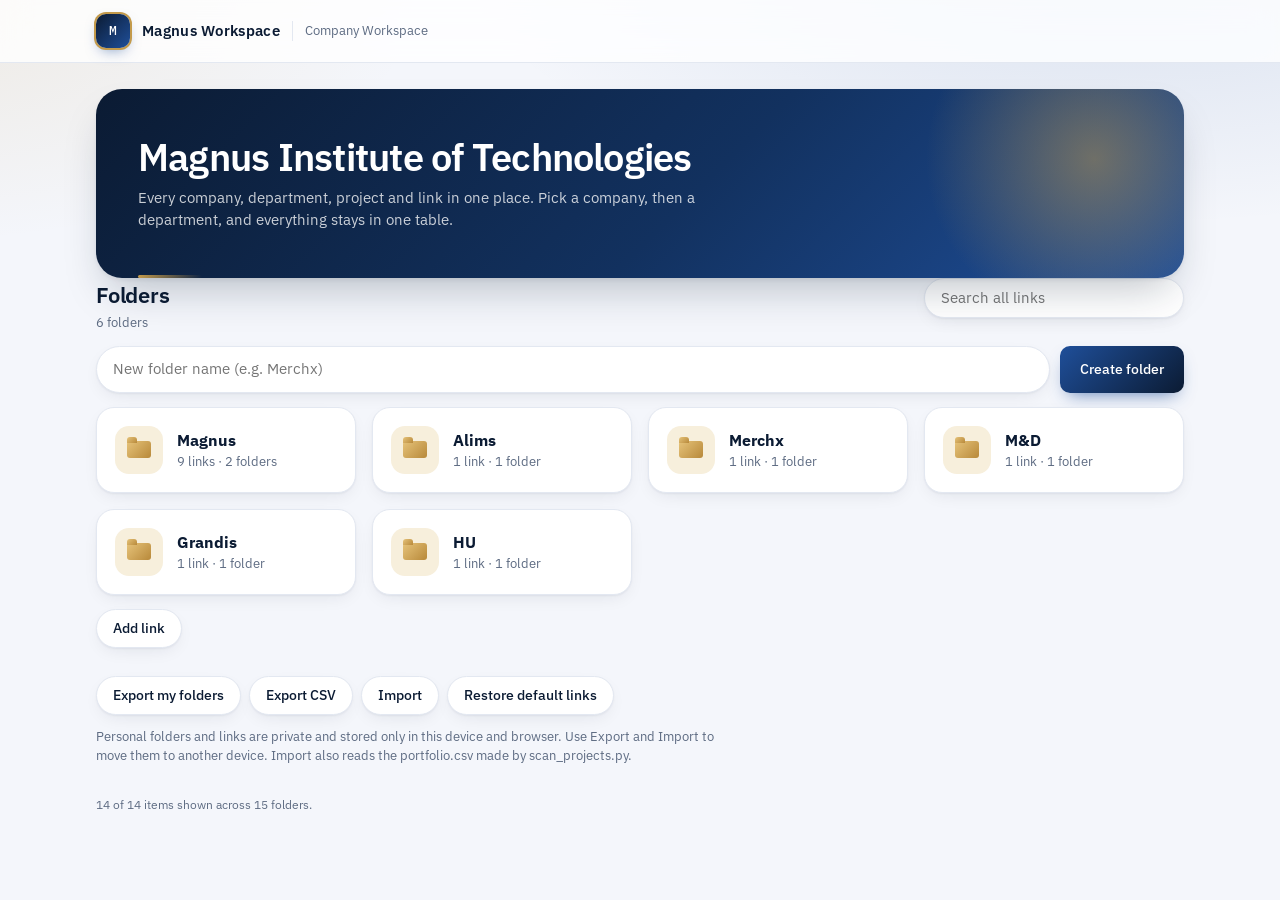
<file: index.html>
<!doctype html><html><head><meta name="viewport" content="width=device-width, initial-scale=1, viewport-fit=cover"><meta charset=utf8><meta name=viewport content="width=device-width,initial-scale=1,viewport-fit=cover"><style>:root{color-scheme:light;box-sizing:border-box;padding-top:env(safe-area-inset-top,0px);padding-bottom:env(safe-area-inset-bottom,0px)}html{scroll-padding-top:env(safe-area-inset-top,0px)}body{margin:0;padding:0;font:14px -apple-system,BlinkMacSystemFont,sans-serif;background:#fff;color:#000}img{max-width:100%}[hidden]:not([hidden=until-found i]){display:none!important}</style></head><body>
<title>Magnus Workspace</title>
<meta name="claude:viewport-fit-sides" content="cover">
<link rel="preconnect" href="https://fonts.googleapis.com">
<link rel="preconnect" href="https://fonts.gstatic.com" crossorigin>
<link rel="stylesheet" href="https://fonts.googleapis.com/css2?family=IBM+Plex+Mono:wght@400;500&family=IBM+Plex+Sans:wght@400;500;600&display=swap">
<link rel="stylesheet" href="styles.css">

<header class="top">
  <div class="wrap">
    <div class="mark" aria-hidden="true">M</div>
    <span class="brand">Magnus Workspace</span>
    <span class="tag">Company Workspace</span>
  </div>
</header>

<main class="wrap">
  <section class="hero">
    <h1>Magnus Institute of Technologies</h1>
    <p>Every company, department, project and link in one place. Pick a company, then a department, and everything stays in one table.</p>
  </section>

  <section aria-labelledby="folders-h">
    <div class="sec-head top-head">
      <div>
        <h2 id="folders-h">Folders</h2>
        <div class="fcount" id="folderCount"></div>
      </div>
      <input class="search" id="search" type="search" placeholder="Search all links" aria-label="Search all links" autocomplete="off">
    </div>
    <div id="storageWarn"></div>
    <nav class="crumbs" id="crumbs" aria-label="Folder path" hidden></nav>
    <form class="newfolder" id="newFolderForm" novalidate>
      <input id="newFolderName" type="text" maxlength="60" placeholder="New folder name (e.g. Merchx)" aria-label="New folder name" autocomplete="off">
      <button class="btn primary" type="submit" id="newFolderBtn">Create folder</button>
    </form>
    <div class="cards" id="cards"></div>
    <div id="panel"></div>
  </section>

  <section aria-labelledby="proj-h" id="projSec">
    <div id="linkbox"></div>
    <div class="tablebox" id="tablebox"></div>
    <div class="sec-head">
      <h2 id="proj-h">Links and projects</h2>
      <div class="row" id="folderTools"></div>
    </div>
    <div class="tools">
      <div class="row">
        <button class="btn" type="button" data-act="new-link" id="btnNewLink">Add link</button>
        <button class="btn primary" type="button" data-act="new-project" id="btnNewProject">Add project</button>
      </div>
    </div>
  </section>

  <div class="bottom-notes">
      <div class="row xfer">
        <button class="btn" type="button" data-act="export-json" id="btnExport">Export my folders</button>
        <button class="btn" type="button" data-act="export-csv" id="btnExportCsv">Export CSV</button>
        <button class="btn" type="button" data-act="import" id="btnImport">Import</button>
        <button class="btn" type="button" data-act="restore-links" id="btnRestore">Restore default links</button>
        <input type="file" id="importFile" accept=".json,.csv,application/json,text/csv" hidden>
      </div>
  <div id="exampleNote"></div>
  <p class="note">Personal folders and links are private and stored only in this device and browser. Use Export and Import to move them to another device. Import also reads the portfolio.csv made by scan_projects.py.</p>
  </div>

  <p class="foot" id="foot"></p>
</main>
<div id="toast-slot"></div>

<script src="links.js"></script>
<script src="app.js"></script>

</body></html>
</file>
<file: styles.css>
/* Layout: one header band, a short hero, a folder strip, then a single table that follows the selected folder. */
:root {
  --bg: #f2f5f9;
  --surface: #ffffff;
  --ink: #132033;
  --muted: #55667a;
  --line: #d8e0ea;
  --accent: #2b6cb0;
  --accent-ink: #ffffff;
  --accent-soft: #e2edf9;
  --ok: #1f7a4d;
  --ok-soft: #dff3e8;
  --warn: #8a5a00;
  --warn-soft: #fbecc8;
  --idea: #5b4bb0;
  --idea-soft: #e9e5fa;
  --danger: #b4352b;
  --danger-soft: #fbe3e0;
  --font-body: "IBM Plex Sans", system-ui, -apple-system, "Segoe UI", sans-serif;
  --font-mono: "IBM Plex Mono", ui-monospace, "SFMono-Regular", Menlo, Consolas, monospace;
}
@media (prefers-color-scheme: dark) {
  :root:not([data-theme="light"]) {
    --bg: #0d141c;
    --surface: #141e29;
    --ink: #e5ecf4;
    --muted: #8da0b4;
    --line: #243345;
    --accent: #6fa9e4;
    --accent-ink: #0a1520;
    --accent-soft: #1a2d44;
    --ok: #5cc98f;
    --ok-soft: #14301f;
    --warn: #e5b955;
    --warn-soft: #382c0f;
    --idea: #a99bf0;
    --idea-soft: #261f47;
    --danger: #f08a80;
    --danger-soft: #3b1a17;
    color-scheme: dark;
  }
}
:root[data-theme="dark"] {
  --bg: #0d141c;
  --surface: #141e29;
  --ink: #e5ecf4;
  --muted: #8da0b4;
  --line: #243345;
  --accent: #6fa9e4;
  --accent-ink: #0a1520;
  --accent-soft: #1a2d44;
  --ok: #5cc98f;
  --ok-soft: #14301f;
  --warn: #e5b955;
  --warn-soft: #382c0f;
  --idea: #a99bf0;
  --idea-soft: #261f47;
  --danger: #f08a80;
  --danger-soft: #3b1a17;
  color-scheme: dark;
}

* { box-sizing: border-box; }
body {
  background: var(--bg);
  color: var(--ink);
  font-family: var(--font-body);
  font-size: 15px;
  line-height: 1.5;
}
button, input, select, textarea { font: inherit; color: inherit; }
button { cursor: pointer; }
:focus-visible { outline: 2px solid var(--accent); outline-offset: 2px; }

.wrap {
  max-width: 1120px;
  margin: 0 auto;
  padding-left: max(16px, env(safe-area-inset-left, 0px));
  padding-right: max(16px, env(safe-area-inset-right, 0px));
}

/* header */
.top { background: var(--surface); border-bottom: 1px solid var(--line); }
.top .wrap { display: flex; align-items: center; gap: 12px; padding-block: 14px; }
.mark {
  width: 34px; height: 34px; border-radius: 6px; background: var(--accent); color: var(--accent-ink);
  display: grid; place-items: center; font-family: var(--font-mono); font-weight: 500; font-size: 13px; letter-spacing: -0.5px;
}
.brand { font-weight: 600; letter-spacing: 0.01em; }
.tag { color: var(--muted); font-size: 13px; padding-left: 12px; border-left: 1px solid var(--line); }

/* hero */
.hero { padding-block: 40px 22px; }
.hero h1 { margin: 0 0 8px; font-size: clamp(26px, 5vw, 38px); line-height: 1.15; font-weight: 600; letter-spacing: -0.02em; text-wrap: balance; }
.hero p { margin: 0; color: var(--muted); max-width: 62ch; }

/* sections */
.sec-head { display: flex; flex-wrap: wrap; align-items: center; justify-content: space-between; gap: 10px 16px; margin-bottom: 12px; }
.sec-head h2 { margin: 0; font-size: 13px; text-transform: uppercase; letter-spacing: 0.09em; color: var(--muted); font-weight: 600; }
.row { display: flex; flex-wrap: wrap; gap: 8px; align-items: center; }

.btn {
  border: 1px solid var(--line); background: var(--surface); border-radius: 6px; padding: 7px 13px; font-weight: 500; font-size: 14px;
}
.btn:hover { border-color: var(--accent); }
.btn.primary { background: var(--accent); border-color: var(--accent); color: var(--accent-ink); }
.btn.primary:hover { filter: brightness(1.08); }
.btn.danger { color: var(--danger); }
.btn.danger.armed { background: var(--danger); border-color: var(--danger); color: #fff; }
.btn.small { padding: 4px 9px; font-size: 13px; }
.btn.ghost { border-color: transparent; background: transparent; color: var(--accent); padding-inline: 8px; }
.btn.ghost:hover { background: var(--accent-soft); border-color: transparent; }

.note { color: var(--muted); font-size: 13px; margin: 0 0 16px; max-width: 80ch; }
.alert { background: var(--warn-soft); color: var(--warn); border-radius: 6px; padding: 9px 12px; font-size: 13px; margin-bottom: 12px; }
.alert .btn { margin-left: 8px; }

/* folder strip */
.chips { display: flex; flex-wrap: wrap; gap: 8px; margin-bottom: 14px; }
.chip {
  display: inline-flex; align-items: center; gap: 8px; border: 1px solid var(--line); background: var(--surface);
  border-radius: 999px; padding: 6px 14px; font-weight: 500; font-size: 14px;
}
.chip .n { font-family: var(--font-mono); font-size: 12px; color: var(--muted); }
.chip:hover { border-color: var(--accent); }
.chip[aria-pressed="true"] { background: var(--accent); border-color: var(--accent); color: var(--accent-ink); }
.chip[aria-pressed="true"] .n { color: inherit; opacity: 0.85; }

.top-head { align-items: flex-start; margin-bottom: 14px; }
.top-head h2 { font-size: 22px; text-transform: none; letter-spacing: -0.01em; color: var(--ink); }
.fcount { color: var(--muted); font-size: 13px; margin-top: 2px; min-height: 1em; }
.top-head .search { max-width: 260px; }
.crumbs { display: flex; flex-wrap: wrap; align-items: center; gap: 6px; margin-bottom: 12px; font-size: 14px; }
.crumb { background: none; border: 0; padding: 2px 4px; color: var(--accent); font-weight: 500; border-radius: 4px; }
.crumb:hover { background: var(--accent-soft); }
.crumbs .sep { color: var(--muted); }
.crumbs .here { font-weight: 600; }
.newfolder { display: flex; gap: 10px; margin-bottom: 14px; }
.newfolder input { flex: 1 1 auto; min-width: 0; border: 1px solid var(--line); background: var(--surface); border-radius: 10px; padding: 11px 14px; }
.newfolder .btn { border-radius: 10px; padding-inline: 20px; white-space: nowrap; }
.cards { display: grid; grid-template-columns: repeat(auto-fill, minmax(260px, 1fr)); gap: 12px; margin-bottom: 14px; }
.fcard { display: flex; align-items: center; gap: 14px; text-align: left; background: var(--surface); border: 1px solid var(--line); border-radius: 14px; padding: 16px; min-width: 0; }
.fcard:hover { border-color: var(--accent); }
.ficon { flex: none; width: 44px; height: 44px; border-radius: 10px; background: var(--accent-soft); display: grid; place-items: center; }
.ficon i { display: block; position: relative; width: 24px; height: 17px; background: #f4b740; border-radius: 3px; }
.ficon i::before { content: ""; position: absolute; left: 0; top: -4px; width: 10px; height: 6px; background: #f4b740; border-radius: 3px 3px 0 0; }
.ftxt { display: flex; flex-direction: column; min-width: 0; }
.ftxt strong { font-size: 16px; overflow-wrap: anywhere; }
.ftxt small { color: var(--muted); font-size: 13px; }
.xfer { margin-block: 4px 10px; }
@media (max-width: 560px) { .newfolder { flex-wrap: wrap; } .newfolder .btn { width: 100%; } .top-head .search { max-width: none; width: 100%; flex: 1 1 100%; } }
.chips.sub { margin: -4px 0 14px 12px; padding-left: 14px; border-left: 2px solid var(--accent-soft); align-items: center; }
.chips.sub .chip { padding: 4px 12px; font-size: 13px; }
.chips.sub .chip[aria-pressed="true"] { background: var(--accent-soft); border-color: var(--accent); color: var(--accent); }

/* link cards */
.sublabel { font-size: 13px; text-transform: uppercase; letter-spacing: 0.09em; color: var(--muted); font-weight: 600; margin: 4px 0 10px; }
.lgrid { display: grid; grid-template-columns: repeat(auto-fill, minmax(300px, 1fr)); gap: 12px; margin-bottom: 18px; }
.lcard { display: flex; align-items: center; flex-wrap: wrap; gap: 8px 10px; background: var(--surface); border: 1px solid var(--line); border-radius: 14px; padding: 12px 14px 12px 16px; min-width: 0; }
.lcard:hover { border-color: var(--accent); }
.lmain { display: flex; align-items: center; gap: 14px; flex: 1 1 200px; min-width: 0; color: inherit; text-decoration: none; }
.lav { flex: none; width: 44px; height: 44px; border-radius: 10px; background: var(--accent-soft); color: var(--accent); display: grid; place-items: center; font-weight: 600; font-size: 18px; }
.ltxt { display: flex; flex-direction: column; min-width: 0; }
.ltxt strong { font-size: 16px; overflow-wrap: anywhere; }
.ltxt small { color: var(--muted); font-size: 13px; overflow-wrap: anywhere; }
.lcard:hover .ltxt strong { color: var(--accent); }
.lacts { display: flex; gap: 4px; flex: none; }

/* panels */
.panel { background: var(--surface); border: 1px solid var(--line); border-radius: 8px; padding: 16px; margin-bottom: 14px; }
.panel h3 { margin: 0 0 12px; font-size: 15px; }
.fields { display: grid; grid-template-columns: repeat(auto-fit, minmax(210px, 1fr)); gap: 12px; }
.field { display: flex; flex-direction: column; gap: 4px; min-width: 0; }
.field.wide { grid-column: 1 / -1; }
.field label { font-size: 12px; font-weight: 600; color: var(--muted); text-transform: uppercase; letter-spacing: 0.06em; }
.field input, .field select, .field textarea {
  border: 1px solid var(--line); background: var(--bg); border-radius: 6px; padding: 8px 10px; width: 100%; min-width: 0;
}
.field textarea { resize: vertical; min-height: 64px; }
.field small { color: var(--muted); font-size: 12px; }
.panel .actions { display: flex; gap: 8px; margin-top: 14px; flex-wrap: wrap; }
.err { color: var(--danger); font-size: 13px; margin-top: 8px; }
.export-box { width: 100%; min-height: 160px; font-family: var(--font-mono); font-size: 12px; border: 1px solid var(--line); background: var(--bg); border-radius: 6px; padding: 10px; }

/* toolbar + table */
.tools { display: flex; flex-wrap: wrap; gap: 10px; align-items: center; justify-content: space-between; margin-bottom: 10px; }
.search { flex: 1 1 220px; max-width: 360px; border: 1px solid var(--line); background: var(--surface); border-radius: 6px; padding: 8px 11px; }
.tablebox { background: var(--surface); border: 1px solid var(--line); border-radius: 8px; overflow-x: auto; }
table { border-collapse: collapse; width: 100%; min-width: 860px; }
th, td { text-align: left; padding: 11px 14px; border-bottom: 1px solid var(--line); vertical-align: top; }
tbody tr:last-child td { border-bottom: 0; }
th { font-size: 12px; text-transform: uppercase; letter-spacing: 0.07em; color: var(--muted); font-weight: 600; white-space: nowrap; background: var(--surface); }
th button { background: none; border: 0; padding: 0; font: inherit; text-transform: inherit; letter-spacing: inherit; color: inherit; font-weight: inherit; }
th button:hover { color: var(--accent); }
th .arr { font-family: var(--font-mono); }
tbody tr:hover td { background: color-mix(in srgb, var(--accent-soft) 45%, transparent); }
.pname { font-weight: 600; }
.pdesc { color: var(--muted); font-size: 13px; margin-top: 2px; max-width: 46ch; overflow-wrap: anywhere; }
.stack { display: flex; flex-wrap: wrap; gap: 4px; }
.tg { font-family: var(--font-mono); font-size: 12px; background: var(--accent-soft); color: var(--accent); border-radius: 4px; padding: 1px 7px; white-space: nowrap; }
.pill { display: inline-block; font-size: 12px; font-weight: 600; border-radius: 999px; padding: 2px 10px; white-space: nowrap; }
.pill.Active { background: var(--accent-soft); color: var(--accent); }
.pill.Shipped { background: var(--ok-soft); color: var(--ok); }
.pill.Paused { background: var(--warn-soft); color: var(--warn); }
.pill.Idea { background: var(--idea-soft); color: var(--idea); }
.pill.Link { background: var(--line); color: var(--muted); }
.pname a { color: var(--ink); text-decoration: none; border-bottom: 1px solid var(--accent); }
.pname a:hover { color: var(--accent); }
.loc { font-family: var(--font-mono); font-size: 12px; overflow-wrap: anywhere; max-width: 30ch; }
.loc a { color: var(--accent); text-decoration: none; }
.loc a:hover { text-decoration: underline; }
.date { font-family: var(--font-mono); font-size: 12px; white-space: nowrap; font-variant-numeric: tabular-nums; }
.ex { font-size: 11px; font-weight: 600; text-transform: uppercase; letter-spacing: 0.06em; color: var(--warn); background: var(--warn-soft); border-radius: 4px; padding: 1px 6px; margin-left: 6px; vertical-align: 1px; }
.fold { color: var(--muted); font-size: 13px; white-space: nowrap; }
.acts { display: flex; gap: 4px; white-space: nowrap; }
.empty { padding: 36px 16px; text-align: center; color: var(--muted); }
.empty strong { display: block; color: var(--ink); font-size: 16px; margin-bottom: 4px; }
.empty .btn { margin-top: 12px; }
.foot { color: var(--muted); font-size: 12px; padding-block: 18px 36px; }

.toast {
  position: fixed; left: 50%; transform: translateX(-50%); bottom: calc(18px + env(safe-area-inset-bottom, 0px));
  background: var(--ink); color: var(--bg); border-radius: 6px; padding: 9px 16px; font-size: 14px; z-index: 20; max-width: calc(100% - 32px);
}
@media (prefers-reduced-motion: no-preference) {
  .toast { animation: rise .18s ease-out; }
  @keyframes rise { from { opacity: 0; transform: translate(-50%, 6px); } to { opacity: 1; transform: translate(-50%, 0); } }
}
@media (max-width: 560px) {
  .tag { display: none; }
  .hero { padding-block: 28px 16px; }
}

/* ===== Premium theme: navy and gold, soft depth ===== */
:root {
  --bg: #f4f6fb; --surface: #ffffff; --ink: #0b1b33; --muted: #5d6b82; --line: #e3e8f1;
  --accent: #1f4f9a; --accent-soft: #e8eefb;
  --gold: #c39a4b; --gold-soft: #f7efdc;
  --shadow-sm: 0 1px 2px rgba(11,27,51,.05), 0 6px 18px -6px rgba(11,27,51,.10);
  --shadow-lg: 0 2px 4px rgba(11,27,51,.06), 0 22px 44px -14px rgba(11,27,51,.28);
  --radius: 18px;
}
@media (prefers-color-scheme: dark) {
  :root:not([data-theme="light"]) {
    --bg: #0a111c; --surface: #111b2a; --ink: #eaf0f8; --muted: #93a4ba; --line: #22324a;
    --accent: #7db2ee; --accent-soft: #172a45; --gold: #d9b56a; --gold-soft: #2c2616;
    --shadow-sm: 0 1px 2px rgba(0,0,0,.4), 0 6px 18px -6px rgba(0,0,0,.5);
    --shadow-lg: 0 2px 4px rgba(0,0,0,.5), 0 22px 44px -14px rgba(0,0,0,.7);
  }
}
:root[data-theme="dark"] {
  --bg: #0a111c; --surface: #111b2a; --ink: #eaf0f8; --muted: #93a4ba; --line: #22324a;
  --accent: #7db2ee; --accent-soft: #172a45; --gold: #d9b56a; --gold-soft: #2c2616;
  --shadow-sm: 0 1px 2px rgba(0,0,0,.4), 0 6px 18px -6px rgba(0,0,0,.5);
  --shadow-lg: 0 2px 4px rgba(0,0,0,.5), 0 22px 44px -14px rgba(0,0,0,.7);
}
body {
  -webkit-font-smoothing: antialiased;
  background:
    radial-gradient(1100px 480px at 88% -8%, color-mix(in srgb, var(--accent) 14%, transparent), transparent 62%),
    radial-gradient(900px 420px at -8% 0%, color-mix(in srgb, var(--gold) 14%, transparent), transparent 58%),
    var(--bg);
  background-attachment: fixed;
}
.top { position: sticky; top: env(safe-area-inset-top, 0px); z-index: 20; background: color-mix(in srgb, var(--surface) 80%, transparent); backdrop-filter: saturate(1.5) blur(14px); -webkit-backdrop-filter: saturate(1.5) blur(14px); }
.mark { border-radius: 10px; background: linear-gradient(135deg, #0b1b33, #1f4f9a); color: #fff; box-shadow: 0 0 0 2px var(--gold), 0 6px 14px -4px rgba(31,79,154,.55); }
.brand { letter-spacing: .02em; }

.hero { margin-top: 26px; padding: 46px 42px; border-radius: 26px; position: relative; overflow: hidden; color: #fff;
  background: linear-gradient(135deg, #0b1b33 0%, #12315f 55%, #1f4f9a 100%); box-shadow: var(--shadow-lg); }
.hero::before { content: ""; position: absolute; right: -90px; top: -110px; width: 360px; height: 360px; border-radius: 50%; background: radial-gradient(circle, rgba(195,154,75,.50), transparent 66%); }
.hero::after { content: ""; position: absolute; left: 42px; bottom: 0; width: 64px; height: 3px; border-radius: 3px; background: linear-gradient(90deg, var(--gold), transparent); }
.hero h1, .hero p { position: relative; }
.hero h1 { color: #fff; }
.hero p { color: rgba(255,255,255,.78); }
@media (max-width: 560px) { .hero { padding: 32px 22px; border-radius: 20px; } .hero::after { left: 22px; } }

.sec-head h2 { color: var(--gold); letter-spacing: .14em; }
.top-head h2 { color: var(--ink); letter-spacing: -.01em; }

.btn { border-radius: 999px; padding: 8px 16px; box-shadow: var(--shadow-sm); transition: transform .15s, border-color .15s, box-shadow .15s; }
.btn:hover { transform: translateY(-1px); }
.btn.small { padding: 5px 12px; }
.btn.primary { border: 0; color: #fff; background: linear-gradient(135deg, #1f4f9a, #0b1b33); box-shadow: 0 8px 18px -8px rgba(31,79,154,.75); }
.btn.ghost { box-shadow: none; }
input, select, textarea { transition: border-color .15s, box-shadow .15s; }
input:focus, select:focus, textarea:focus { outline: none; border-color: var(--accent); box-shadow: 0 0 0 3px color-mix(in srgb, var(--accent) 22%, transparent); }
.search, .newfolder input { border-radius: 999px; padding-inline: 16px; box-shadow: var(--shadow-sm); }

.cards { gap: 16px; }
.fcard, .lcard { border-radius: var(--radius); box-shadow: var(--shadow-sm); transition: transform .18s, box-shadow .18s, border-color .18s; }
.fcard { padding: 18px; }
.fcard:hover, .lcard:hover { transform: translateY(-3px); box-shadow: var(--shadow-lg); border-color: color-mix(in srgb, var(--gold) 70%, var(--line)); }
.ficon { width: 48px; height: 48px; border-radius: 14px; background: var(--gold-soft); }
.ficon i, .ficon i::before { background: linear-gradient(135deg, #e6c37a, #b8893a); }
.lgrid { gap: 16px; }
.lav { width: 46px; height: 46px; border-radius: 14px; color: #fff; background: linear-gradient(135deg, #0b1b33, #1f4f9a); box-shadow: 0 6px 14px -6px rgba(31,79,154,.7); }
.lcard:hover .ltxt strong { color: var(--accent); }
.sublabel { color: var(--gold); letter-spacing: .14em; }
.tablebox { border-radius: var(--radius); box-shadow: var(--shadow-sm); overflow-x: auto; }
.crumb { border-radius: 999px; padding: 3px 10px; }
.alert { border-radius: 12px; }
@media (prefers-reduced-motion: reduce) { .btn, .fcard, .lcard { transition: none; } .btn:hover, .fcard:hover, .lcard:hover { transform: none; } }

.bottom-notes { margin-top: 28px; }
.bottom-notes .note { margin: 12px 0 0; }
.bottom-notes .xfer { margin: 0; }
#projSec .sec-head { margin-top: 22px; }
#projSec .tools { margin-bottom: 8px; }
</file>
